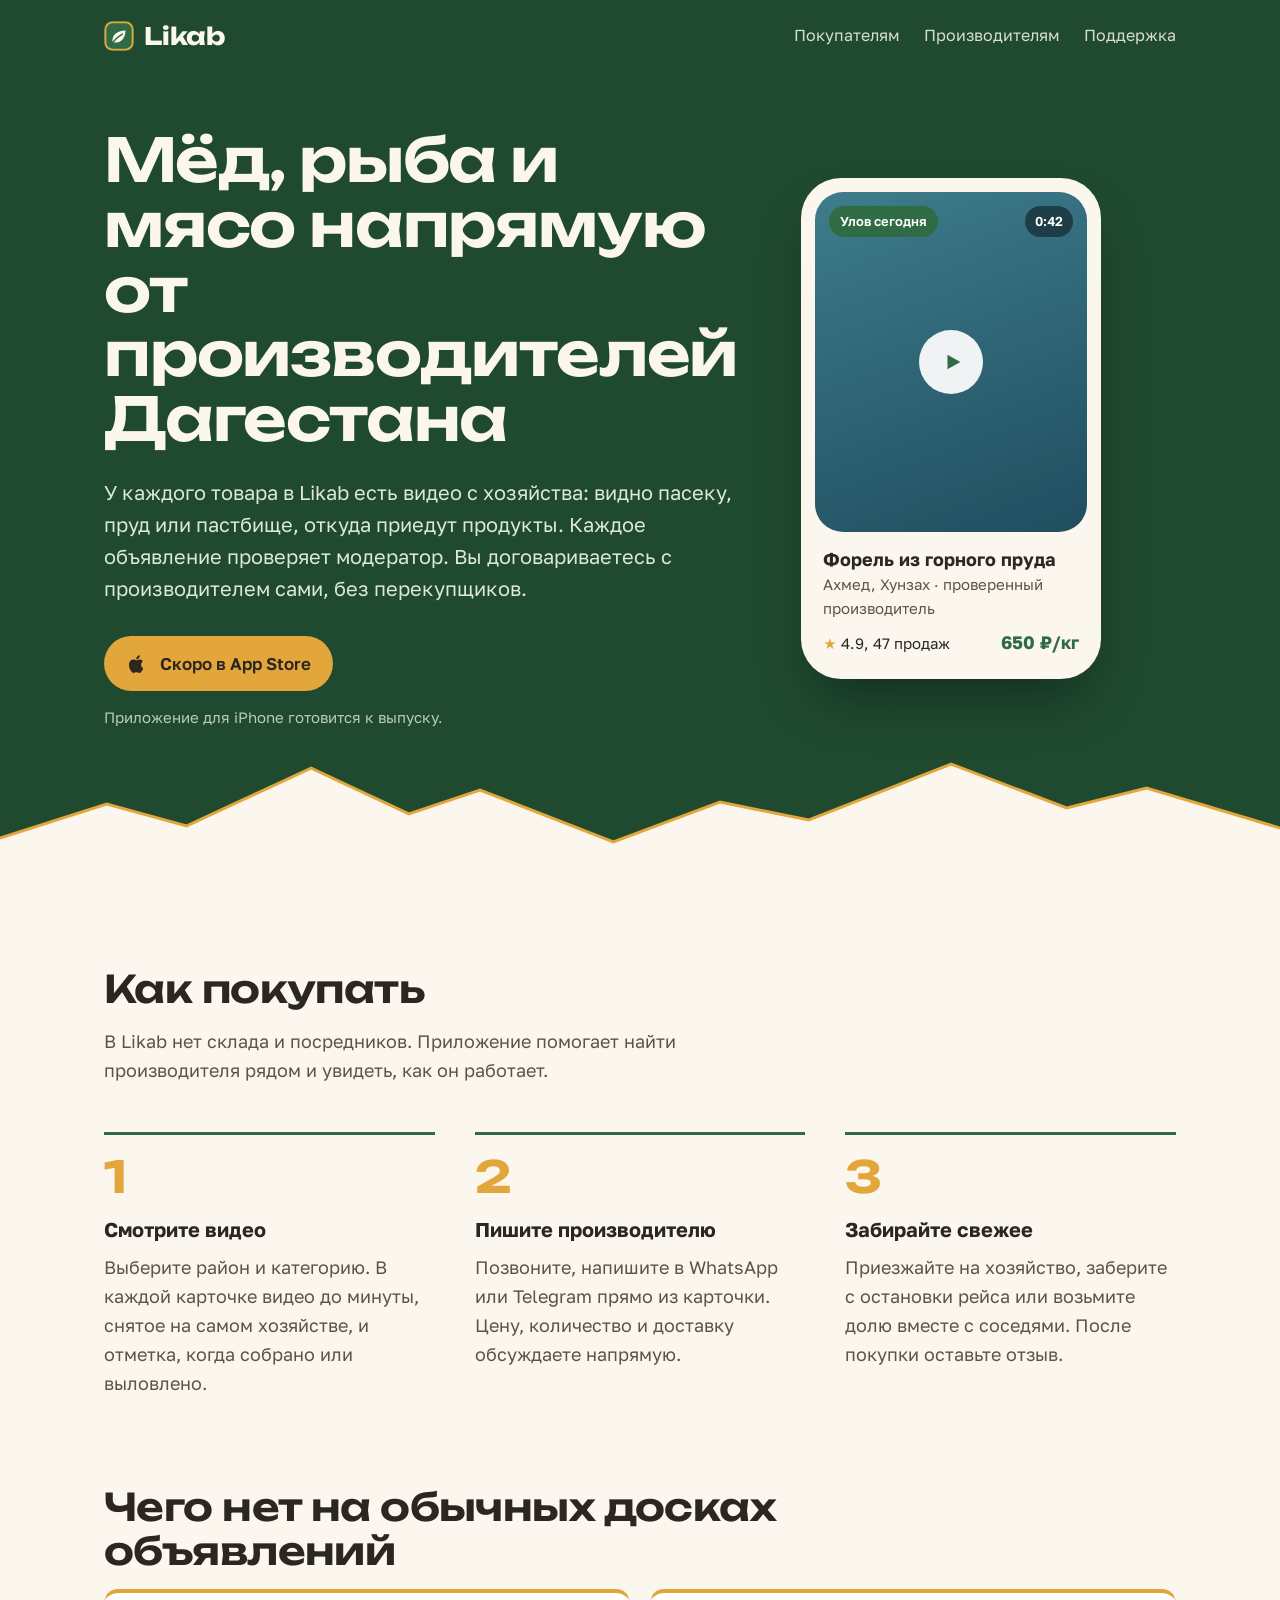
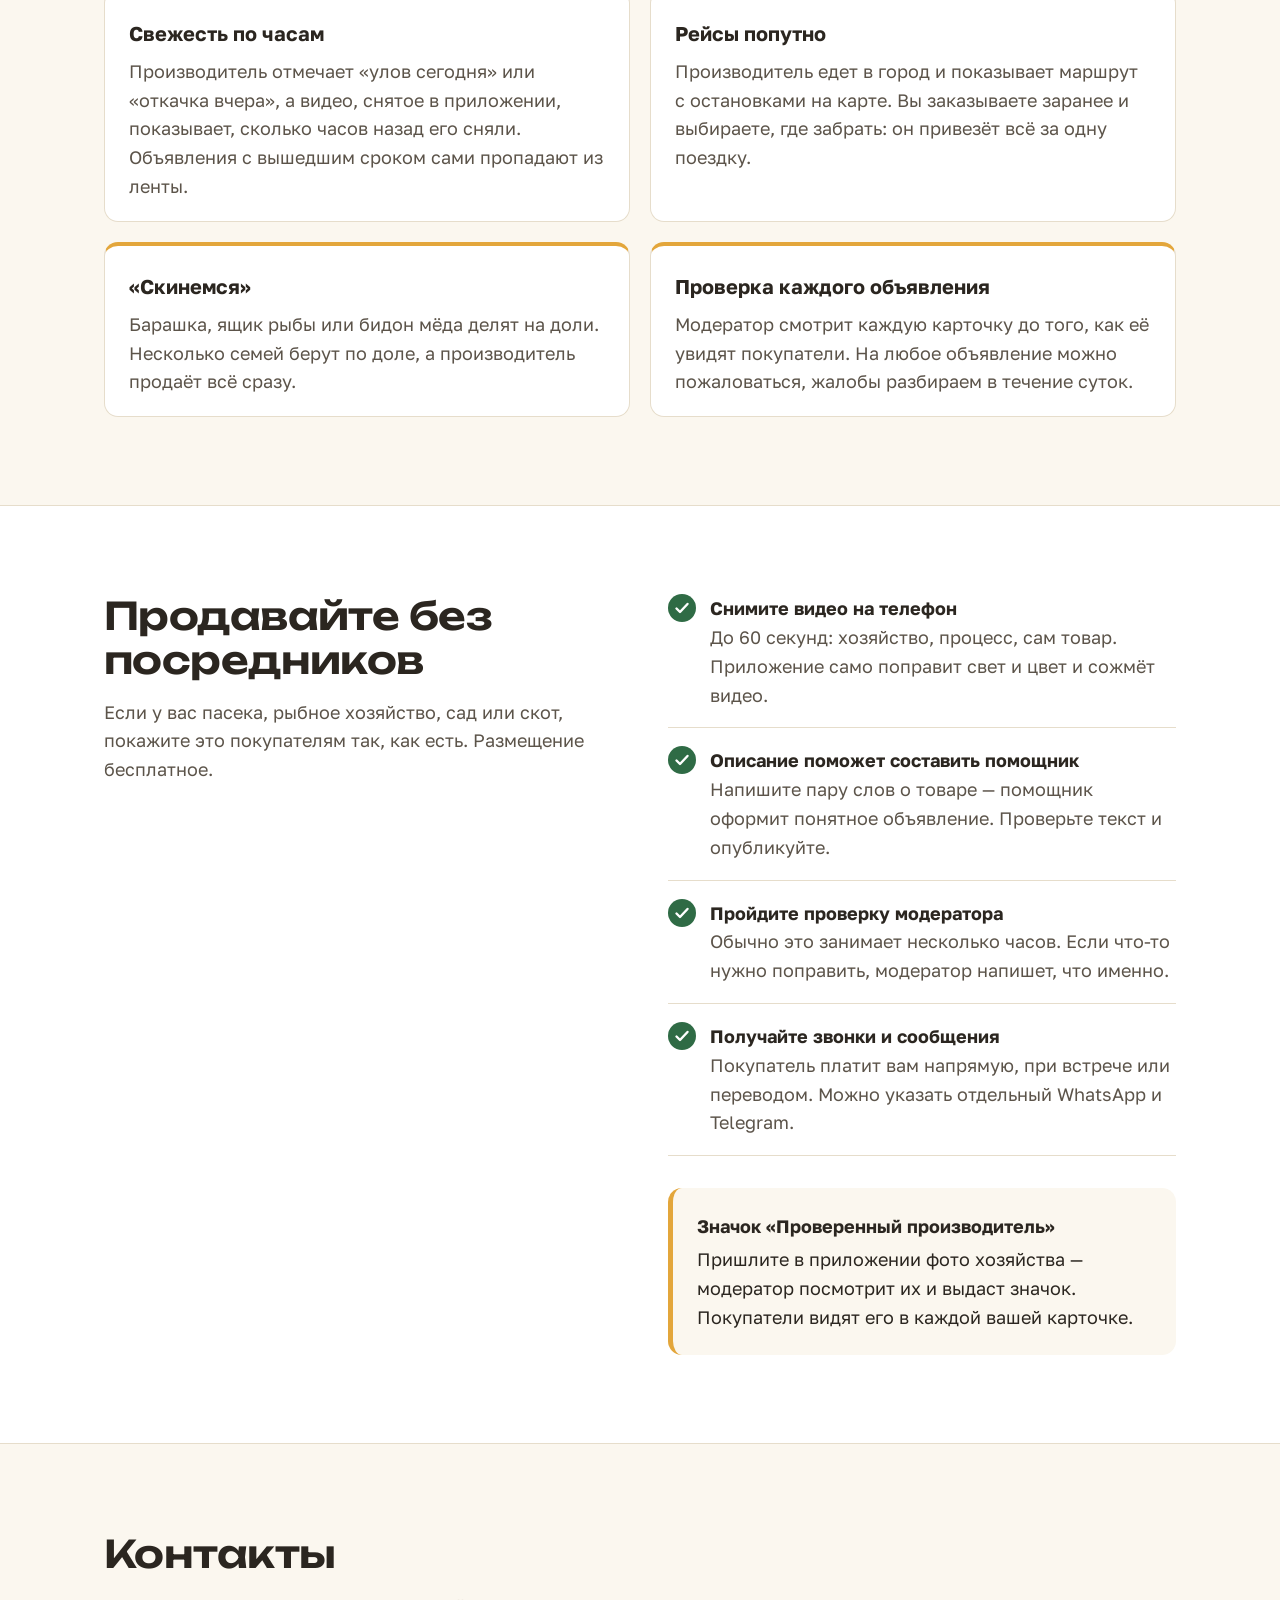
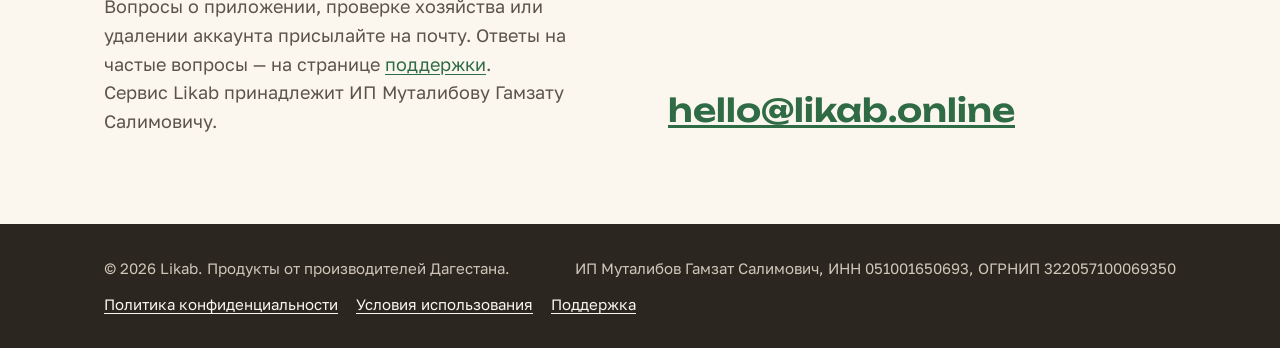
<file: index.html>
<!doctype html>
<html lang="ru">
<head>
<meta charset="utf-8">
<meta name="viewport" content="width=device-width, initial-scale=1">
<link rel="icon" href="data:image/svg+xml,%3Csvg xmlns=%27http://www.w3.org/2000/svg%27 viewBox=%270 0 32 32%27%3E%3Crect width=%2732%27 height=%2732%27 rx=%279%27 fill=%27%232F6B45%27/%3E%3Cpath d=%27M9 21c0-6 4-10.5 14-11-0.5 9-5 13-11 13-1 0-2-.4-3-1.2%27 fill=%27%23FBF7EF%27/%3E%3C/svg%3E">
<link rel="preconnect" href="https://fonts.googleapis.com">
<link rel="preconnect" href="https://fonts.gstatic.com" crossorigin>
<link href="https://fonts.googleapis.com/css2?family=Golos+Text:wght@400;600;700&family=Unbounded:wght@600;700&display=swap" rel="stylesheet">
<link rel="stylesheet" href="/styles.css">
<title>Likab — продукты от производителей Дагестана</title>
<meta name="description" content="Likab — приложение, где производители Дагестана продают мёд, рыбу, мясо и овощи. У каждого товара видео с хозяйства, каждое объявление проверяет модератор.">
</head>
<body>
<header class="top">
  <div class="wrap">
    <a class="wordmark" href="/"><svg viewBox="0 0 32 32" aria-hidden="true"><rect width="32" height="32" rx="9" fill="#2F6B45"/><rect x="1.5" y="1.5" width="29" height="29" rx="7.5" fill="none" stroke="#E3A63B" stroke-width="2"/><path d="M9 21c0-6 4-10.5 14-11-0.5 9-5 13-11 13-1 0-2-.4-3-1.2" fill="#FBF7EF"/><path d="M10 22c3-3.5 6-6 9.5-8" stroke="#2F6B45" stroke-width="1.6" fill="none" stroke-linecap="round"/></svg> Likab</a>
    <nav aria-label="Разделы">
      <a href="/#buyers" class="hide-sm">Покупателям</a>
      <a href="/#farmers">Производителям</a>
      <a href="/support.html">Поддержка</a>
    </nav>
  </div>
</header>

<main>
  <div class="hero">
    <div class="wrap">
      <div>
        <h1>Мёд, рыба и мясо напрямую от производителей Дагестана</h1>
        <p>У каждого товара в Likab есть видео с хозяйства: видно пасеку, пруд или пастбище, откуда приедут продукты. Каждое объявление проверяет модератор. Вы договариваетесь с производителем сами, без перекупщиков.</p>
        <span class="store">
          <svg viewBox="0 0 24 24" aria-hidden="true"><path fill="currentColor" d="M16.4 12.6c0-2.4 2-3.6 2.1-3.7-1.1-1.7-2.9-1.9-3.5-1.9-1.5-.2-2.9.9-3.7.9-.8 0-1.9-.9-3.2-.8-1.6 0-3.1 1-4 2.4-1.7 3-.4 7.4 1.2 9.8.8 1.2 1.8 2.5 3 2.4 1.2 0 1.7-.8 3.1-.8s1.9.8 3.2.8c1.3 0 2.1-1.2 2.9-2.4.9-1.4 1.3-2.7 1.3-2.8 0 0-2.4-1-2.4-3.9zM14 5.5c.7-.8 1.1-1.9 1-3-1 0-2.1.7-2.8 1.5-.6.7-1.2 1.8-1 2.9 1.1.1 2.1-.6 2.8-1.4z"/></svg>
          Скоро в App Store
        </span>
        <small>Приложение для iPhone готовится к выпуску.</small>
      </div>

      <div class="phone" aria-hidden="true">
        <div class="video">
          <span class="badge">Улов сегодня</span>
          <span class="time">0:42</span>
          <span class="play"><svg viewBox="0 0 24 24"><path fill="#2F6B45" d="M6 4l14 8-14 8z"/></svg></span>
        </div>
        <div class="info">
          <div class="title">Форель из горного пруда</div>
          <div class="who">Ахмед, Хунзах · проверенный производитель</div>
          <div class="row">
            <span class="stars"><b>★</b> 4.9, 47 продаж</span>
            <span class="price">650 ₽/кг</span>
          </div>
        </div>
      </div>
    </div>

    <svg class="ridge" viewBox="0 0 1440 120" preserveAspectRatio="none" aria-hidden="true">
      <path d="M0 120V78l120-34 90 22 140-58 110 46 80-24 150 52 120-40 100 18 160-56 130 44 90-20 150 40v52z" fill="#FBF7EF"/>
      <path d="M0 78l120-34 90 22 140-58 110 46 80-24 150 52 120-40 100 18 160-56 130 44 90-20 150 40" fill="none" stroke="#E3A63B" stroke-width="3"/>
    </svg>
  </div>

  <section id="buyers">
    <div class="wrap">
      <h2>Как покупать</h2>
      <p class="lead">В Likab нет склада и посредников. Приложение помогает найти производителя рядом и увидеть, как он работает.</p>
      <ol class="steps">
        <li>
          <div class="n">1</div>
          <h3>Смотрите видео</h3>
          <p>Выберите район и категорию. В каждой карточке видео до минуты, снятое на самом хозяйстве, и отметка, когда собрано или выловлено.</p>
        </li>
        <li>
          <div class="n">2</div>
          <h3>Пишите производителю</h3>
          <p>Позвоните, напишите в WhatsApp или Telegram прямо из карточки. Цену, количество и доставку обсуждаете напрямую.</p>
        </li>
        <li>
          <div class="n">3</div>
          <h3>Забирайте свежее</h3>
          <p>Приезжайте на хозяйство, заберите с остановки рейса или возьмите долю вместе с соседями. После покупки оставьте отзыв.</p>
        </li>
      </ol>
    </div>
  </section>

  <section class="features">
    <div class="wrap">
      <h2>Чего нет на обычных досках объявлений</h2>
      <div class="grid">
        <article>
          <h3>Свежесть по часам</h3>
          <p>Производитель отмечает «улов сегодня» или «откачка вчера», а видео, снятое в приложении, показывает, сколько часов назад его сняли. Объявления с вышедшим сроком сами пропадают из ленты.</p>
        </article>
        <article>
          <h3>Рейсы попутно</h3>
          <p>Производитель едет в город и показывает маршрут с остановками на карте. Вы заказываете заранее и выбираете, где забрать: он привезёт всё за одну поездку.</p>
        </article>
        <article>
          <h3>«Скинемся»</h3>
          <p>Барашка, ящик рыбы или бидон мёда делят на доли. Несколько семей берут по доле, а производитель продаёт всё сразу.</p>
        </article>
        <article>
          <h3>Проверка каждого объявления</h3>
          <p>Модератор смотрит каждую карточку до того, как её увидят покупатели. На любое объявление можно пожаловаться, жалобы разбираем в течение суток.</p>
        </article>
      </div>
    </div>
  </section>

  <section class="farmers" id="farmers">
    <div class="wrap">
      <div>
        <h2>Продавайте без посредников</h2>
        <p class="lead">Если у вас пасека, рыбное хозяйство, сад или скот, покажите это покупателям так, как есть. Размещение бесплатное.</p>
      </div>
      <div>
        <ul class="checks">
          <li><svg viewBox="0 0 28 28" aria-hidden="true"><circle cx="14" cy="14" r="14" fill="#2F6B45"/><path d="M8.5 14.5l3.5 3.5 7.5-8" stroke="#fff" stroke-width="2.4" fill="none" stroke-linecap="round" stroke-linejoin="round"/></svg><div><b>Снимите видео на телефон</b><span>До 60 секунд: хозяйство, процесс, сам товар. Приложение само поправит свет и цвет и сожмёт видео.</span></div></li>
          <li><svg viewBox="0 0 28 28" aria-hidden="true"><circle cx="14" cy="14" r="14" fill="#2F6B45"/><path d="M8.5 14.5l3.5 3.5 7.5-8" stroke="#fff" stroke-width="2.4" fill="none" stroke-linecap="round" stroke-linejoin="round"/></svg><div><b>Описание поможет составить помощник</b><span>Напишите пару слов о товаре — помощник оформит понятное объявление. Проверьте текст и опубликуйте.</span></div></li>
          <li><svg viewBox="0 0 28 28" aria-hidden="true"><circle cx="14" cy="14" r="14" fill="#2F6B45"/><path d="M8.5 14.5l3.5 3.5 7.5-8" stroke="#fff" stroke-width="2.4" fill="none" stroke-linecap="round" stroke-linejoin="round"/></svg><div><b>Пройдите проверку модератора</b><span>Обычно это занимает несколько часов. Если что-то нужно поправить, модератор напишет, что именно.</span></div></li>
          <li><svg viewBox="0 0 28 28" aria-hidden="true"><circle cx="14" cy="14" r="14" fill="#2F6B45"/><path d="M8.5 14.5l3.5 3.5 7.5-8" stroke="#fff" stroke-width="2.4" fill="none" stroke-linecap="round" stroke-linejoin="round"/></svg><div><b>Получайте звонки и сообщения</b><span>Покупатель платит вам напрямую, при встрече или переводом. Можно указать отдельный WhatsApp и Telegram.</span></div></li>
        </ul>
        <div class="verified">
          <b>Значок «Проверенный производитель»</b>
          Пришлите в приложении фото хозяйства — модератор посмотрит их и выдаст значок. Покупатели видят его в каждой вашей карточке.
        </div>
      </div>
    </div>
  </section>

  <section class="contacts" id="contacts">
    <div class="wrap">
      <div>
        <h2>Контакты</h2>
        <p class="lead" style="margin-bottom:0">Вопросы о приложении, проверке хозяйства или удалении аккаунта присылайте на почту. Ответы на частые вопросы — на странице <a href="/support.html">поддержки</a>.<br>Сервис Likab принадлежит ИП Муталибову Гамзату Салимовичу.</p>
      </div>
      <div>
        <a class="mail" href="mailto:hello@likab.online">hello@likab.online</a>
      </div>
    </div>
  </section>
</main>

<footer>
  <div class="wrap">
    <span>© 2026 Likab. Продукты от производителей Дагестана.</span>
    <span>ИП Муталибов Гамзат Салимович, ИНН 051001650693, ОГРНИП 322057100069350</span>
    <span class="links"><a href="/privacy.html">Политика конфиденциальности</a> <a href="/terms.html">Условия использования</a> <a href="/support.html">Поддержка</a></span>
  </div>
</footer>
</body>
</html>
</file>
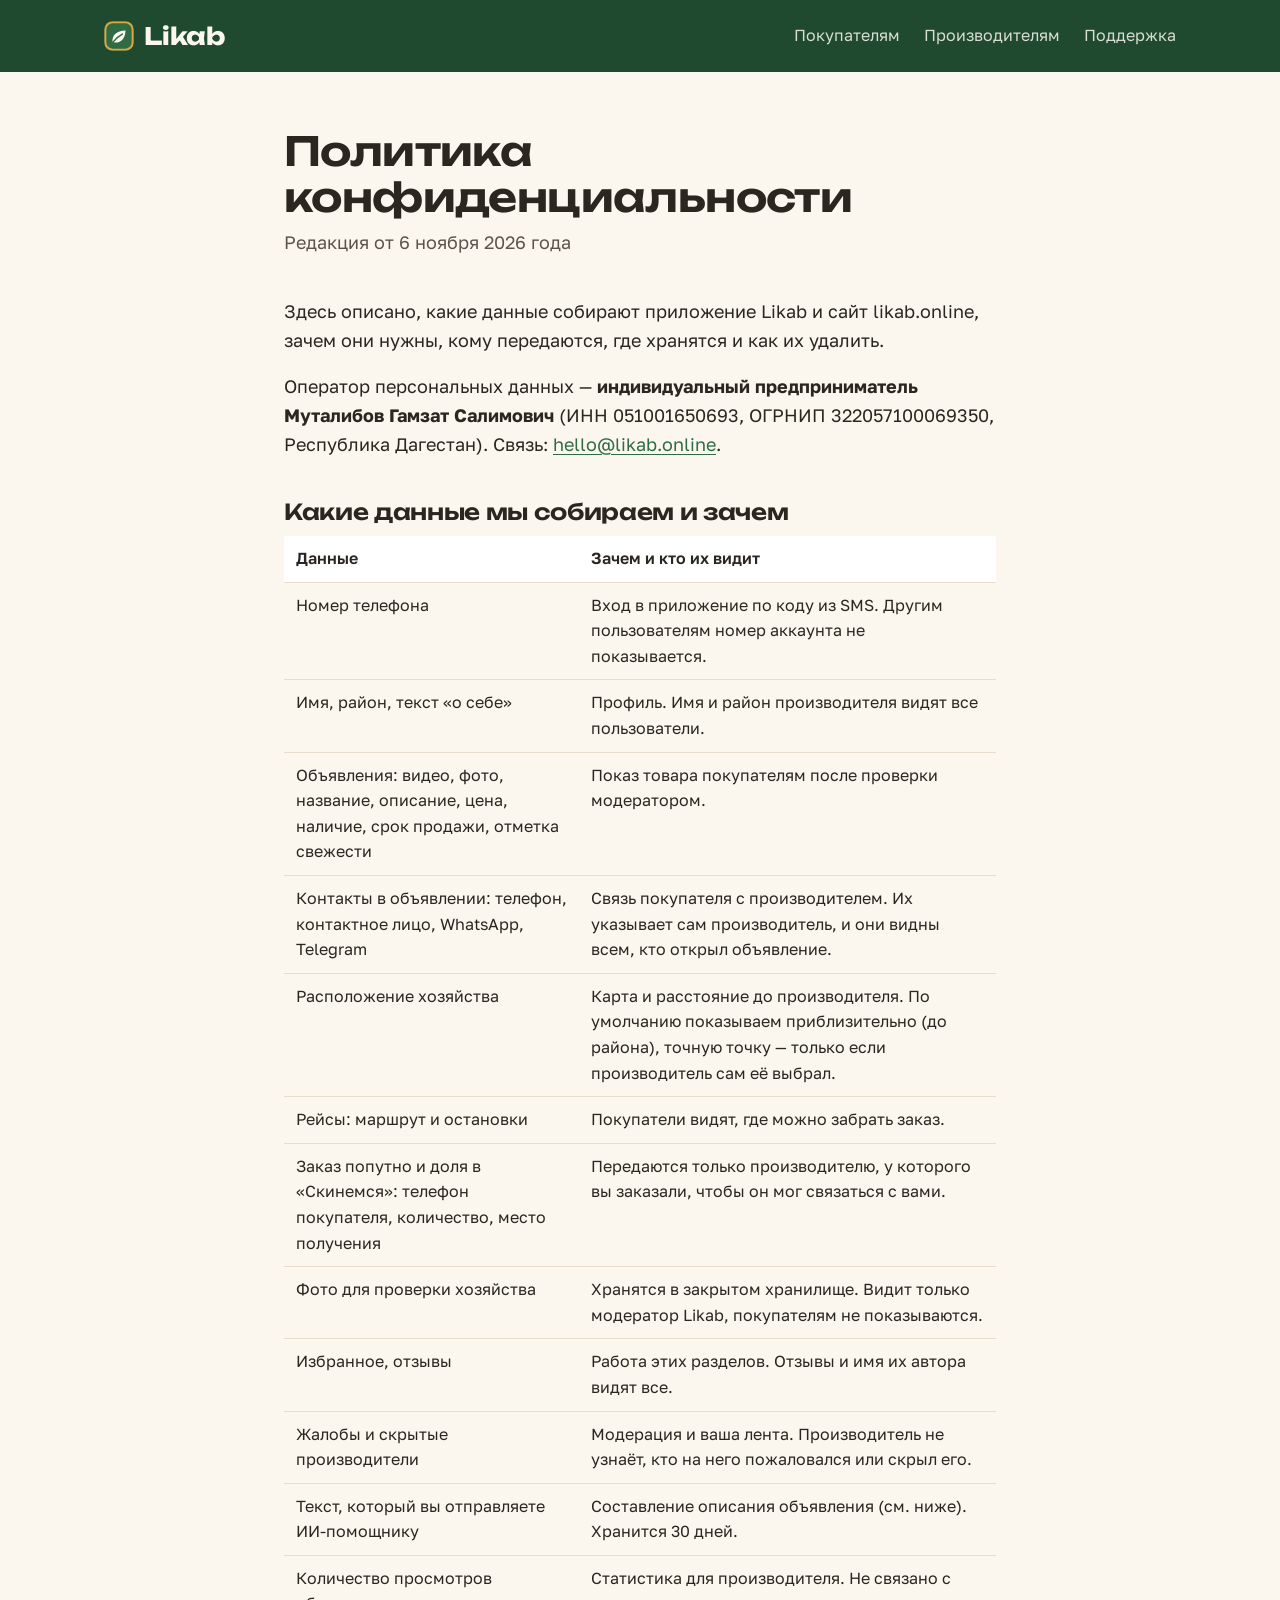
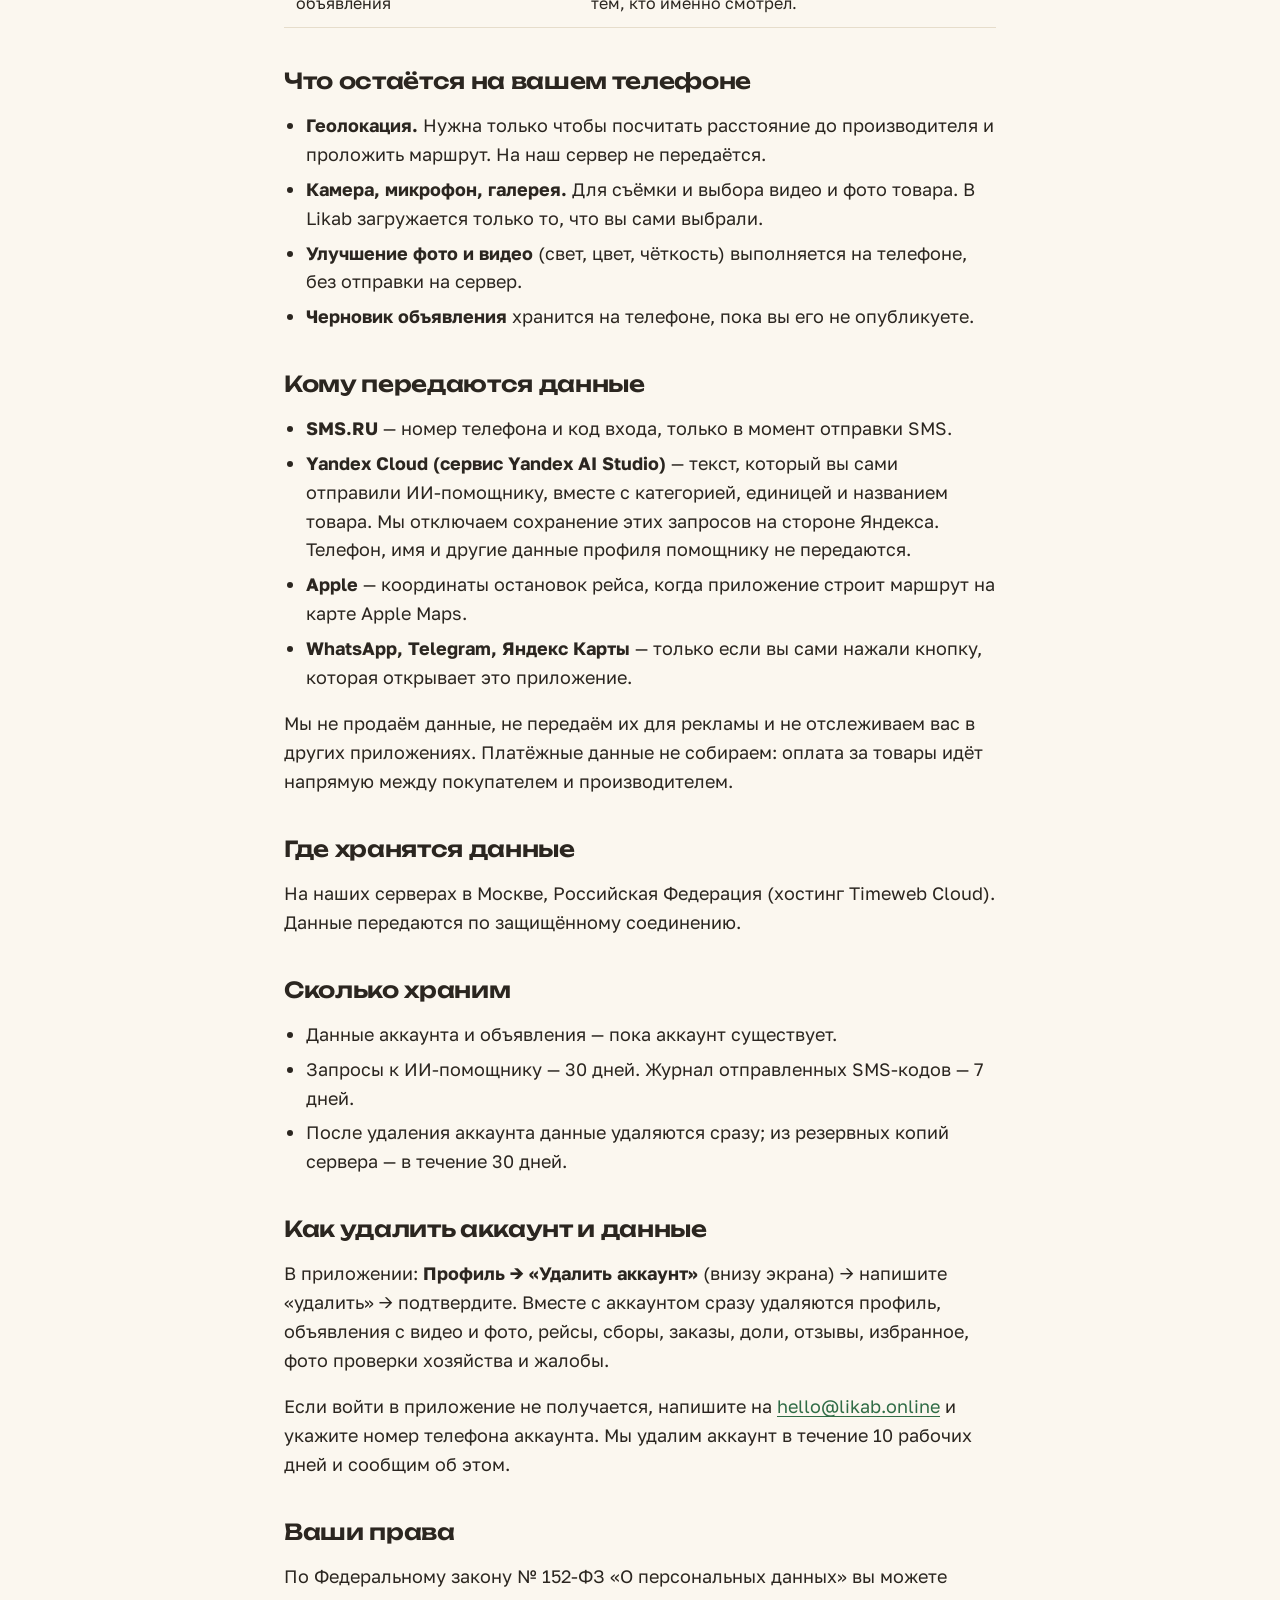
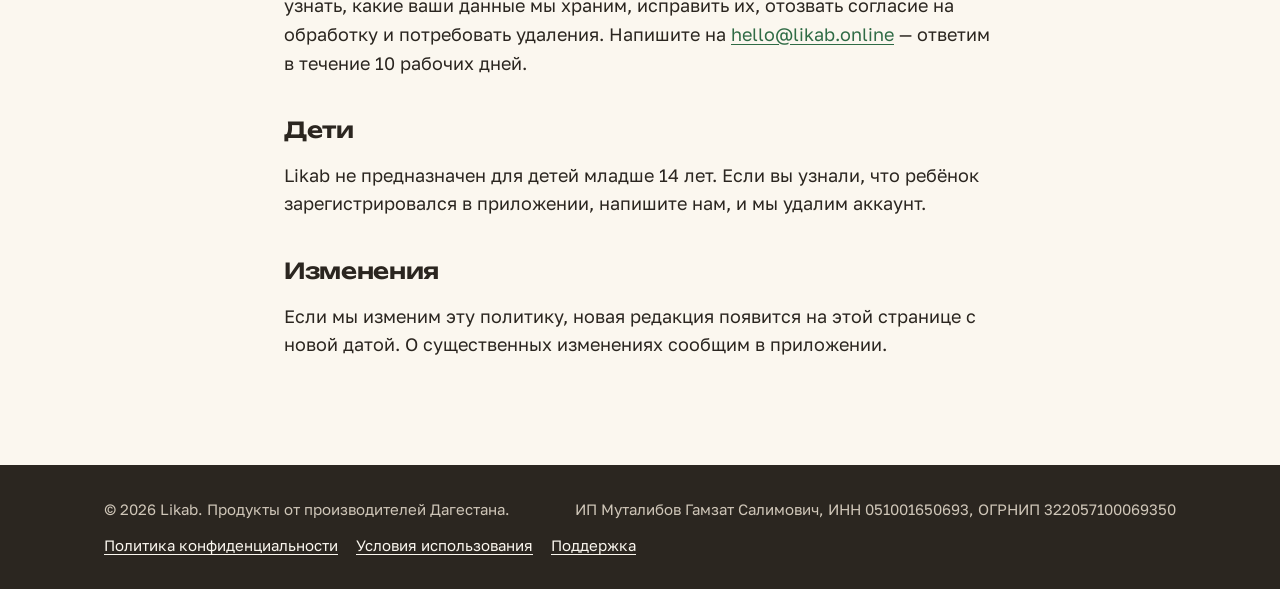
<file: privacy.html>
<!doctype html>
<html lang="ru">
<head>
<meta charset="utf-8">
<meta name="viewport" content="width=device-width, initial-scale=1">
<link rel="icon" href="data:image/svg+xml,%3Csvg xmlns=%27http://www.w3.org/2000/svg%27 viewBox=%270 0 32 32%27%3E%3Crect width=%2732%27 height=%2732%27 rx=%279%27 fill=%27%232F6B45%27/%3E%3Cpath d=%27M9 21c0-6 4-10.5 14-11-0.5 9-5 13-11 13-1 0-2-.4-3-1.2%27 fill=%27%23FBF7EF%27/%3E%3C/svg%3E">
<link rel="preconnect" href="https://fonts.googleapis.com">
<link rel="preconnect" href="https://fonts.gstatic.com" crossorigin>
<link href="https://fonts.googleapis.com/css2?family=Golos+Text:wght@400;600;700&family=Unbounded:wght@600;700&display=swap" rel="stylesheet">
<link rel="stylesheet" href="/styles.css">
<title>Политика конфиденциальности — Likab</title>
<meta name="description" content="Какие данные собирает приложение Likab, кому передаёт, где хранит и как удалить аккаунт.">
</head>
<body>
<header class="top">
  <div class="wrap">
    <a class="wordmark" href="/"><svg viewBox="0 0 32 32" aria-hidden="true"><rect width="32" height="32" rx="9" fill="#2F6B45"/><rect x="1.5" y="1.5" width="29" height="29" rx="7.5" fill="none" stroke="#E3A63B" stroke-width="2"/><path d="M9 21c0-6 4-10.5 14-11-0.5 9-5 13-11 13-1 0-2-.4-3-1.2" fill="#FBF7EF"/><path d="M10 22c3-3.5 6-6 9.5-8" stroke="#2F6B45" stroke-width="1.6" fill="none" stroke-linecap="round"/></svg> Likab</a>
    <nav aria-label="Разделы">
      <a href="/#buyers" class="hide-sm">Покупателям</a>
      <a href="/#farmers">Производителям</a>
      <a href="/support.html">Поддержка</a>
    </nav>
  </div>
</header>

<main class="doc">
  <div class="wrap">
    <h1>Политика конфиденциальности</h1>
    <p class="updated">Редакция от 6 ноября 2026 года</p>

    <p>Здесь описано, какие данные собирают приложение Likab и сайт likab.online, зачем они нужны, кому передаются, где хранятся и как их удалить.</p>
    <p>Оператор персональных данных — <b>индивидуальный предприниматель Муталибов Гамзат Салимович</b> (ИНН 051001650693, ОГРНИП 322057100069350, Республика Дагестан). Связь: <a href="mailto:hello@likab.online">hello@likab.online</a>.</p>

    <h2>Какие данные мы собираем и зачем</h2>
    <table>
      <tr><th>Данные</th><th>Зачем и кто их видит</th></tr>
      <tr><td>Номер телефона</td><td>Вход в приложение по коду из SMS. Другим пользователям номер аккаунта не показывается.</td></tr>
      <tr><td>Имя, район, текст «о себе»</td><td>Профиль. Имя и район производителя видят все пользователи.</td></tr>
      <tr><td>Объявления: видео, фото, название, описание, цена, наличие, срок продажи, отметка свежести</td><td>Показ товара покупателям после проверки модератором.</td></tr>
      <tr><td>Контакты в объявлении: телефон, контактное лицо, WhatsApp, Telegram</td><td>Связь покупателя с производителем. Их указывает сам производитель, и они видны всем, кто открыл объявление.</td></tr>
      <tr><td>Расположение хозяйства</td><td>Карта и расстояние до производителя. По умолчанию показываем приблизительно (до района), точную точку — только если производитель сам её выбрал.</td></tr>
      <tr><td>Рейсы: маршрут и остановки</td><td>Покупатели видят, где можно забрать заказ.</td></tr>
      <tr><td>Заказ попутно и доля в «Скинемся»: телефон покупателя, количество, место получения</td><td>Передаются только производителю, у которого вы заказали, чтобы он мог связаться с вами.</td></tr>
      <tr><td>Фото для проверки хозяйства</td><td>Хранятся в закрытом хранилище. Видит только модератор Likab, покупателям не показываются.</td></tr>
      <tr><td>Избранное, отзывы</td><td>Работа этих разделов. Отзывы и имя их автора видят все.</td></tr>
      <tr><td>Жалобы и скрытые производители</td><td>Модерация и ваша лента. Производитель не узнаёт, кто на него пожаловался или скрыл его.</td></tr>
      <tr><td>Текст, который вы отправляете ИИ-помощнику</td><td>Составление описания объявления (см. ниже). Хранится 30 дней.</td></tr>
      <tr><td>Количество просмотров объявления</td><td>Статистика для производителя. Не связано с тем, кто именно смотрел.</td></tr>
    </table>

    <h2>Что остаётся на вашем телефоне</h2>
    <ul>
      <li><b>Геолокация.</b> Нужна только чтобы посчитать расстояние до производителя и проложить маршрут. На наш сервер не передаётся.</li>
      <li><b>Камера, микрофон, галерея.</b> Для съёмки и выбора видео и фото товара. В Likab загружается только то, что вы сами выбрали.</li>
      <li><b>Улучшение фото и видео</b> (свет, цвет, чёткость) выполняется на телефоне, без отправки на сервер.</li>
      <li><b>Черновик объявления</b> хранится на телефоне, пока вы его не опубликуете.</li>
    </ul>

    <h2>Кому передаются данные</h2>
    <ul>
      <li><b>SMS.RU</b> — номер телефона и код входа, только в момент отправки SMS.</li>
      <li><b>Yandex Cloud (сервис Yandex AI Studio)</b> — текст, который вы сами отправили ИИ-помощнику, вместе с категорией, единицей и названием товара. Мы отключаем сохранение этих запросов на стороне Яндекса. Телефон, имя и другие данные профиля помощнику не передаются.</li>
      <li><b>Apple</b> — координаты остановок рейса, когда приложение строит маршрут на карте Apple Maps.</li>
      <li><b>WhatsApp, Telegram, Яндекс Карты</b> — только если вы сами нажали кнопку, которая открывает это приложение.</li>
    </ul>
    <p>Мы не продаём данные, не передаём их для рекламы и не отслеживаем вас в других приложениях. Платёжные данные не собираем: оплата за товары идёт напрямую между покупателем и производителем.</p>

    <h2>Где хранятся данные</h2>
    <p>На наших серверах в Москве, Российская Федерация (хостинг Timeweb Cloud). Данные передаются по защищённому соединению.</p>

    <h2>Сколько храним</h2>
    <ul>
      <li>Данные аккаунта и объявления — пока аккаунт существует.</li>
      <li>Запросы к ИИ-помощнику — 30 дней. Журнал отправленных SMS-кодов — 7 дней.</li>
      <li>После удаления аккаунта данные удаляются сразу; из резервных копий сервера — в течение 30 дней.</li>
    </ul>

    <h2 id="delete">Как удалить аккаунт и данные</h2>
    <p>В приложении: <b>Профиль → «Удалить аккаунт»</b> (внизу экрана) → напишите «удалить» → подтвердите. Вместе с аккаунтом сразу удаляются профиль, объявления с видео и фото, рейсы, сборы, заказы, доли, отзывы, избранное, фото проверки хозяйства и жалобы.</p>
    <p>Если войти в приложение не получается, напишите на <a href="mailto:hello@likab.online">hello@likab.online</a> и укажите номер телефона аккаунта. Мы удалим аккаунт в течение 10 рабочих дней и сообщим об этом.</p>

    <h2>Ваши права</h2>
    <p>По Федеральному закону № 152-ФЗ «О персональных данных» вы можете узнать, какие ваши данные мы храним, исправить их, отозвать согласие на обработку и потребовать удаления. Напишите на <a href="mailto:hello@likab.online">hello@likab.online</a> — ответим в течение 10 рабочих дней.</p>

    <h2>Дети</h2>
    <p>Likab не предназначен для детей младше 14 лет. Если вы узнали, что ребёнок зарегистрировался в приложении, напишите нам, и мы удалим аккаунт.</p>

    <h2>Изменения</h2>
    <p>Если мы изменим эту политику, новая редакция появится на этой странице с новой датой. О существенных изменениях сообщим в приложении.</p>
  </div>
</main>

<footer>
  <div class="wrap">
    <span>© 2026 Likab. Продукты от производителей Дагестана.</span>
    <span>ИП Муталибов Гамзат Салимович, ИНН 051001650693, ОГРНИП 322057100069350</span>
    <span class="links"><a href="/privacy.html">Политика конфиденциальности</a> <a href="/terms.html">Условия использования</a> <a href="/support.html">Поддержка</a></span>
  </div>
</footer>
</body>
</html>
</file>
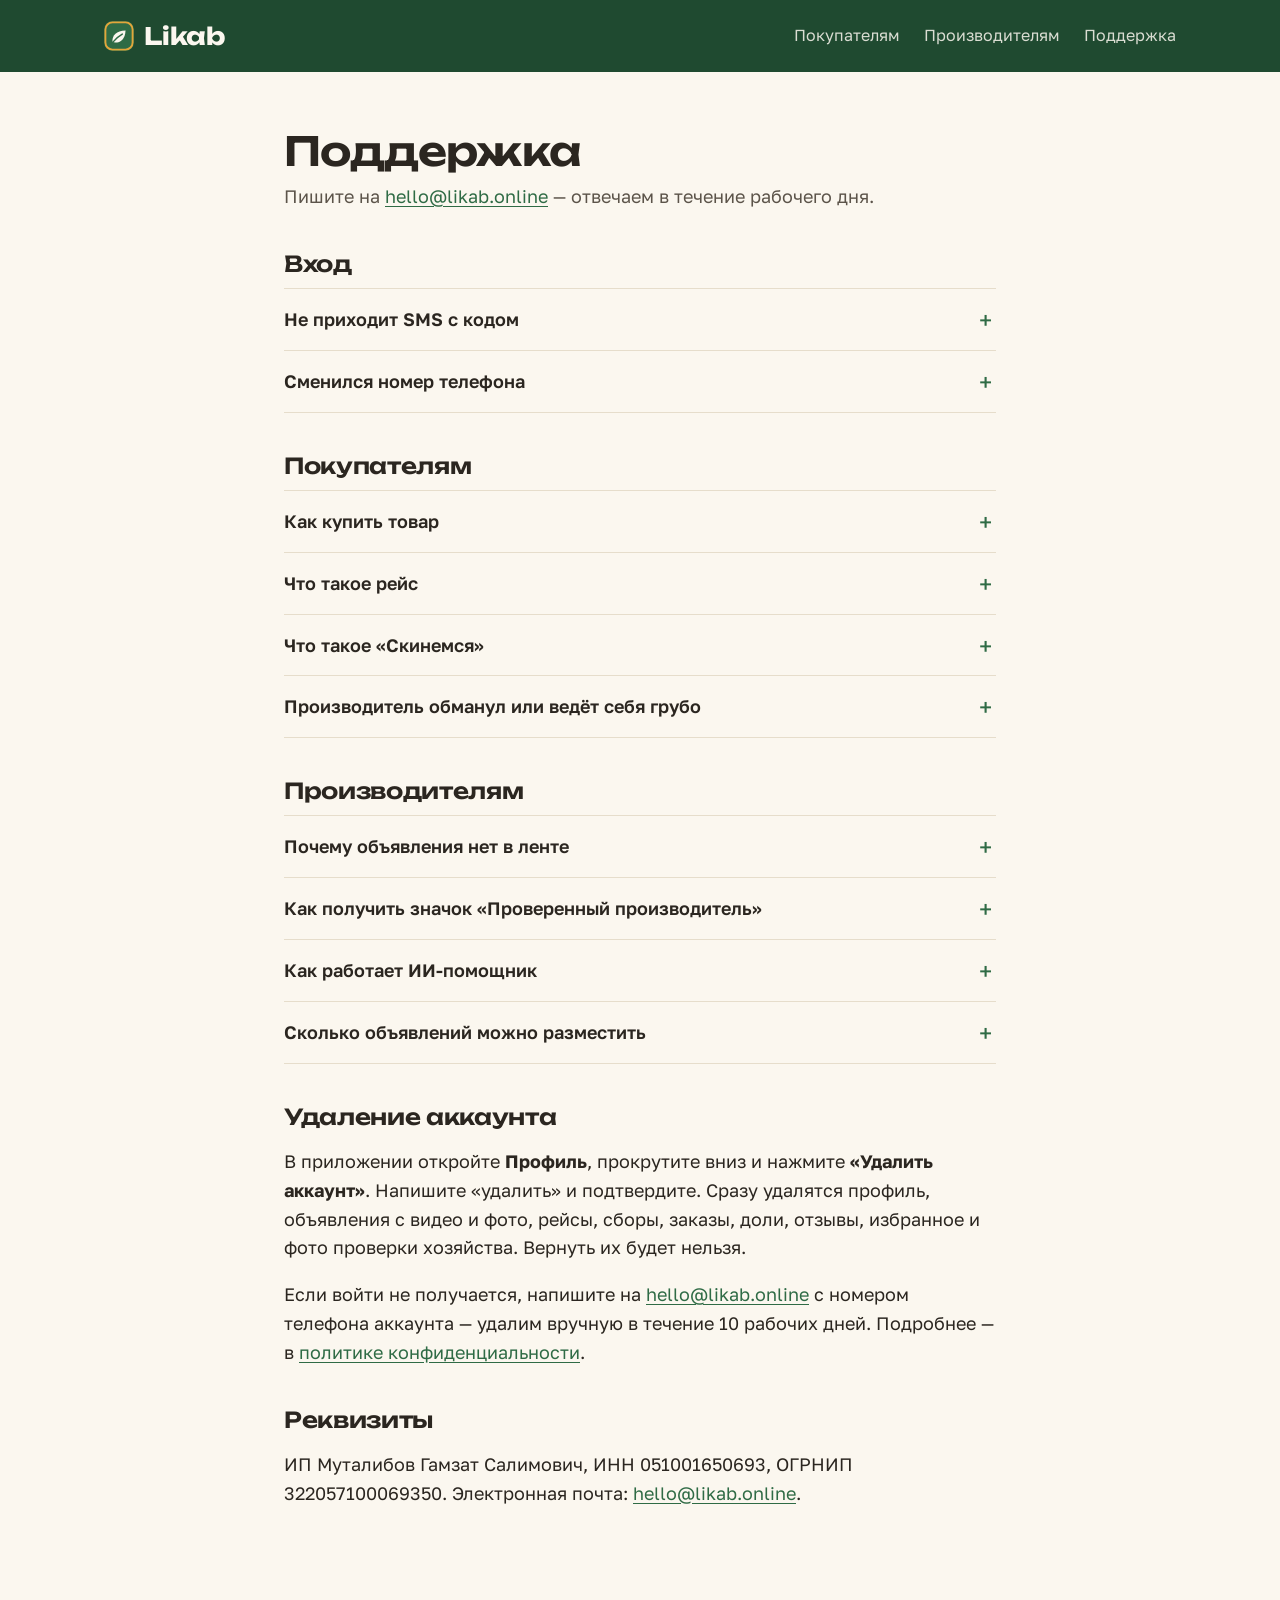
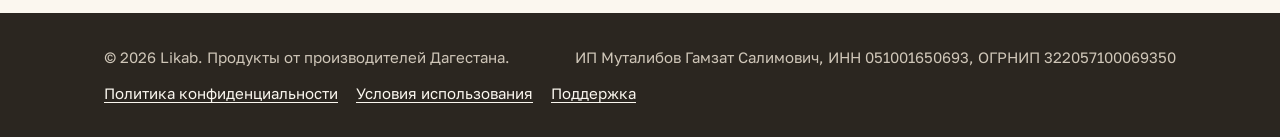
<file: support.html>
<!doctype html>
<html lang="ru">
<head>
<meta charset="utf-8">
<meta name="viewport" content="width=device-width, initial-scale=1">
<link rel="icon" href="data:image/svg+xml,%3Csvg xmlns=%27http://www.w3.org/2000/svg%27 viewBox=%270 0 32 32%27%3E%3Crect width=%2732%27 height=%2732%27 rx=%279%27 fill=%27%232F6B45%27/%3E%3Cpath d=%27M9 21c0-6 4-10.5 14-11-0.5 9-5 13-11 13-1 0-2-.4-3-1.2%27 fill=%27%23FBF7EF%27/%3E%3C/svg%3E">
<link rel="preconnect" href="https://fonts.googleapis.com">
<link rel="preconnect" href="https://fonts.gstatic.com" crossorigin>
<link href="https://fonts.googleapis.com/css2?family=Golos+Text:wght@400;600;700&family=Unbounded:wght@600;700&display=swap" rel="stylesheet">
<link rel="stylesheet" href="/styles.css">
<title>Поддержка — Likab</title>
<meta name="description" content="Ответы на частые вопросы о Likab: вход по SMS, покупка, рейсы, «Скинемся», модерация, удаление аккаунта.">
</head>
<body>
<header class="top">
  <div class="wrap">
    <a class="wordmark" href="/"><svg viewBox="0 0 32 32" aria-hidden="true"><rect width="32" height="32" rx="9" fill="#2F6B45"/><rect x="1.5" y="1.5" width="29" height="29" rx="7.5" fill="none" stroke="#E3A63B" stroke-width="2"/><path d="M9 21c0-6 4-10.5 14-11-0.5 9-5 13-11 13-1 0-2-.4-3-1.2" fill="#FBF7EF"/><path d="M10 22c3-3.5 6-6 9.5-8" stroke="#2F6B45" stroke-width="1.6" fill="none" stroke-linecap="round"/></svg> Likab</a>
    <nav aria-label="Разделы">
      <a href="/#buyers" class="hide-sm">Покупателям</a>
      <a href="/#farmers">Производителям</a>
      <a href="/support.html">Поддержка</a>
    </nav>
  </div>
</header>

<main class="doc">
  <div class="wrap">
    <h1>Поддержка</h1>
    <p class="updated">Пишите на <a href="mailto:hello@likab.online">hello@likab.online</a> — отвечаем в течение рабочего дня.</p>

    <h2>Вход</h2>
    <div class="faq">
      <details>
        <summary>Не приходит SMS с кодом</summary>
        <div>Проверьте, что номер российский мобильный и введён полностью. Код приходит от отправителя «SMS.RU» или «LikabOnline» в течение минуты. Повторно запросить код можно через минуту; на один номер — не больше трёх кодов в час. Если SMS так и не пришла, напишите нам с номером телефона.</div>
      </details>
      <details>
        <summary>Сменился номер телефона</summary>
        <div>Напишите нам со старым и новым номером — перенесём аккаунт.</div>
      </details>
    </div>

    <h2>Покупателям</h2>
    <div class="faq">
      <details>
        <summary>Как купить товар</summary>
        <div>Откройте карточку и нажмите «Написать» или «Позвонить». Цену, количество, доставку и оплату вы обсуждаете с производителем напрямую. Likab не принимает оплату.</div>
      </details>
      <details>
        <summary>Что такое рейс</summary>
        <div>Производитель едет в город и показывает маршрут с остановками. Вы заказываете заранее и выбираете остановку, где заберёте товар. Заказ видно в профиле в разделе «Мои заказы и доли».</div>
      </details>
      <details>
        <summary>Что такое «Скинемся»</summary>
        <div>Крупный товар (барашек, ящик рыбы) делится на доли. Вы берёте одну или несколько долей; когда все доли разобраны, производитель связывается с участниками. Отказаться от доли можно, пока производитель не подтвердил сбор.</div>
      </details>
      <details>
        <summary>Производитель обманул или ведёт себя грубо</summary>
        <div>Нажмите «…» в карточке товара или на странице производителя → «Пожаловаться». Модератор разберёт жалобу в течение суток. Там же можно скрыть производителя, чтобы его товары вам больше не попадались. Скрытых можно вернуть: Профиль → «Скрытые производители».</div>
      </details>
    </div>

    <h2>Производителям</h2>
    <div class="faq">
      <details>
        <summary>Почему объявления нет в ленте</summary>
        <div>Новые и изменённые объявления сначала проверяет модератор, обычно несколько часов. Статус видно в профиле, в «Моих товарах». Если модератор попросил исправить, там же будет его комментарий и кнопка «Исправить». Цену, наличие и срок продажи можно менять без проверки.</div>
      </details>
      <details>
        <summary>Как получить значок «Проверенный производитель»</summary>
        <div>В профиле нажмите «Отправить фото» в блоке проверки хозяйства и пришлите несколько фото: общий вид хозяйства, животных или посадки и себя рядом. Фото видит только модератор.</div>
      </details>
      <details>
        <summary>Как работает ИИ-помощник</summary>
        <div>Под полем описания нажмите «Составить описание с помощником», напишите пару слов о товаре — помощник оформит название и описание. Проверьте текст перед публикацией. В день доступно ограниченное число обращений.</div>
      </details>
      <details>
        <summary>Сколько объявлений можно разместить</summary>
        <div>До 30 объявлений одновременно и до 10 новых в день. Если нужно больше, напишите нам.</div>
      </details>
    </div>

    <h2 id="delete-account">Удаление аккаунта</h2>
    <p>В приложении откройте <b>Профиль</b>, прокрутите вниз и нажмите <b>«Удалить аккаунт»</b>. Напишите «удалить» и подтвердите. Сразу удалятся профиль, объявления с видео и фото, рейсы, сборы, заказы, доли, отзывы, избранное и фото проверки хозяйства. Вернуть их будет нельзя.</p>
    <p>Если войти не получается, напишите на <a href="mailto:hello@likab.online">hello@likab.online</a> с номером телефона аккаунта — удалим вручную в течение 10 рабочих дней. Подробнее — в <a href="/privacy.html#delete">политике конфиденциальности</a>.</p>

    <h2>Реквизиты</h2>
    <p>ИП Муталибов Гамзат Салимович, ИНН 051001650693, ОГРНИП 322057100069350. Электронная почта: <a href="mailto:hello@likab.online">hello@likab.online</a>.</p>
  </div>
</main>

<footer>
  <div class="wrap">
    <span>© 2026 Likab. Продукты от производителей Дагестана.</span>
    <span>ИП Муталибов Гамзат Салимович, ИНН 051001650693, ОГРНИП 322057100069350</span>
    <span class="links"><a href="/privacy.html">Политика конфиденциальности</a> <a href="/terms.html">Условия использования</a> <a href="/support.html">Поддержка</a></span>
  </div>
</footer>
</body>
</html>
</file>
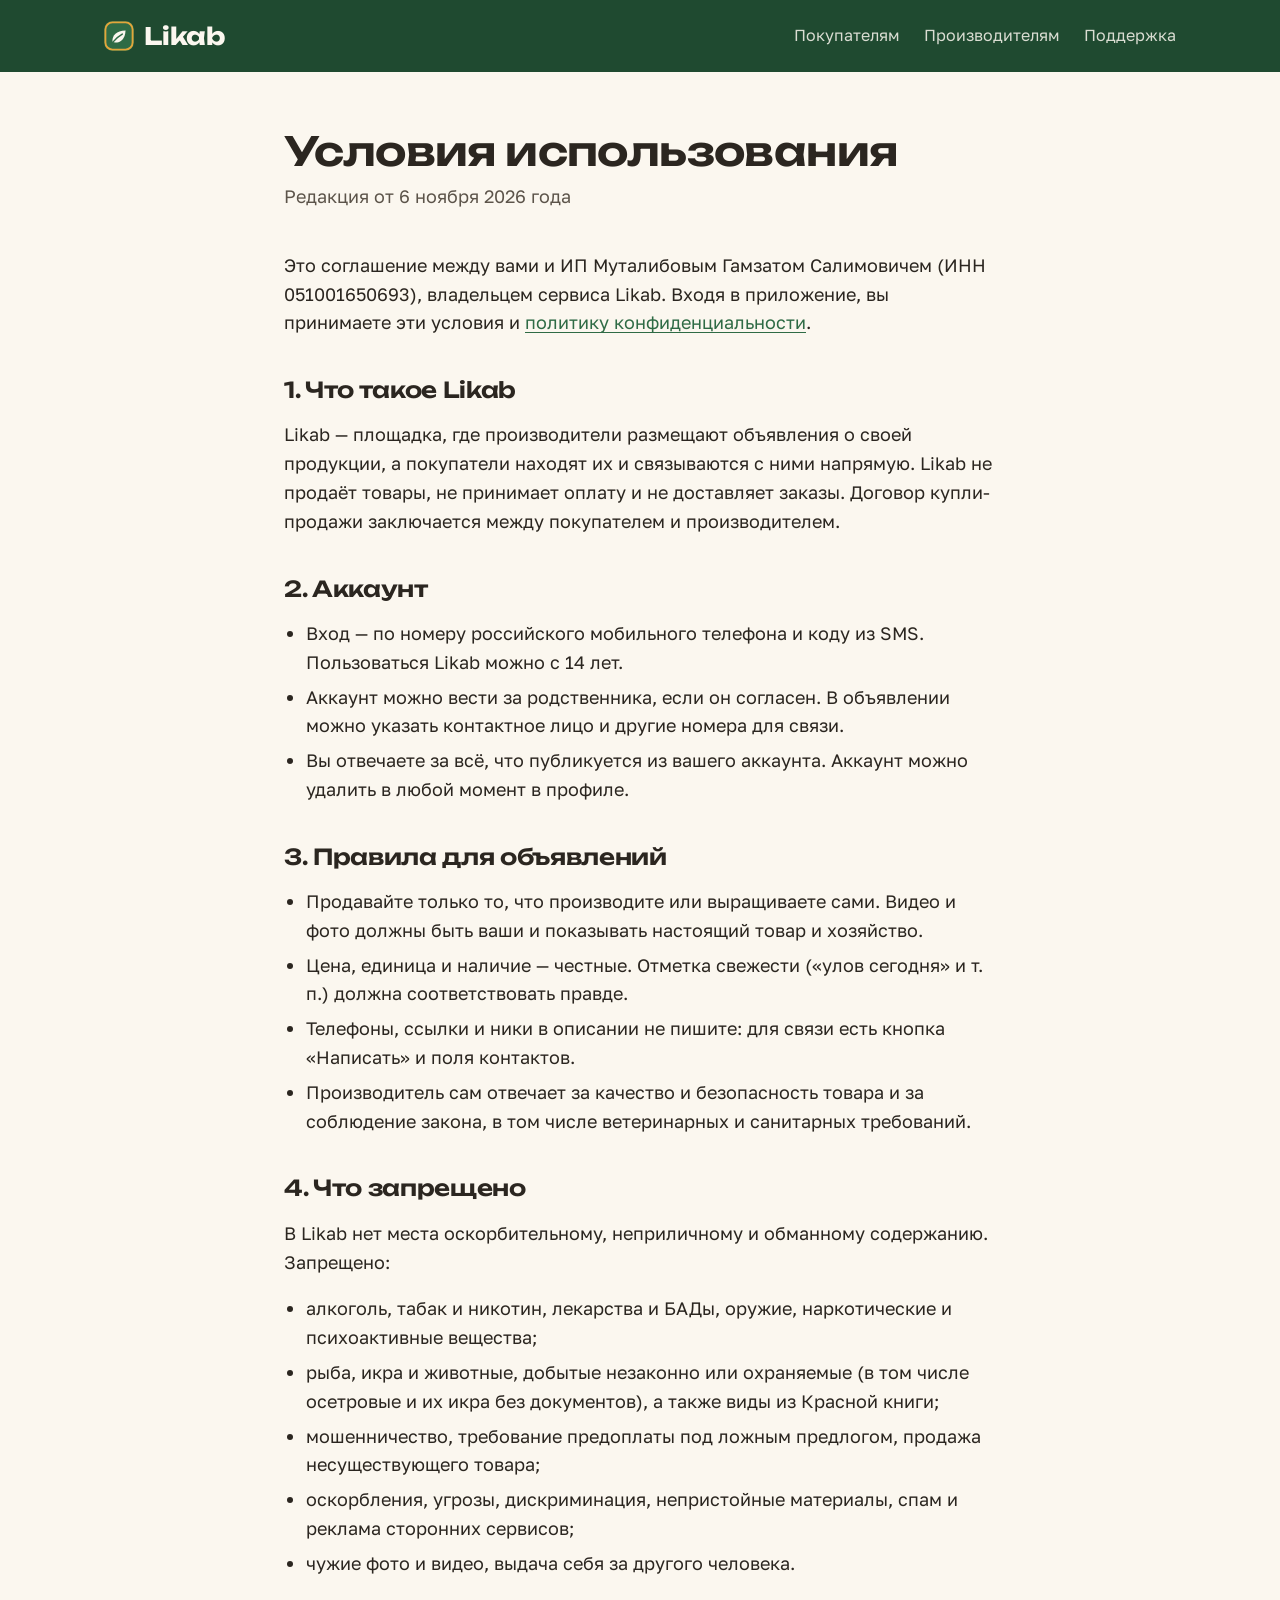
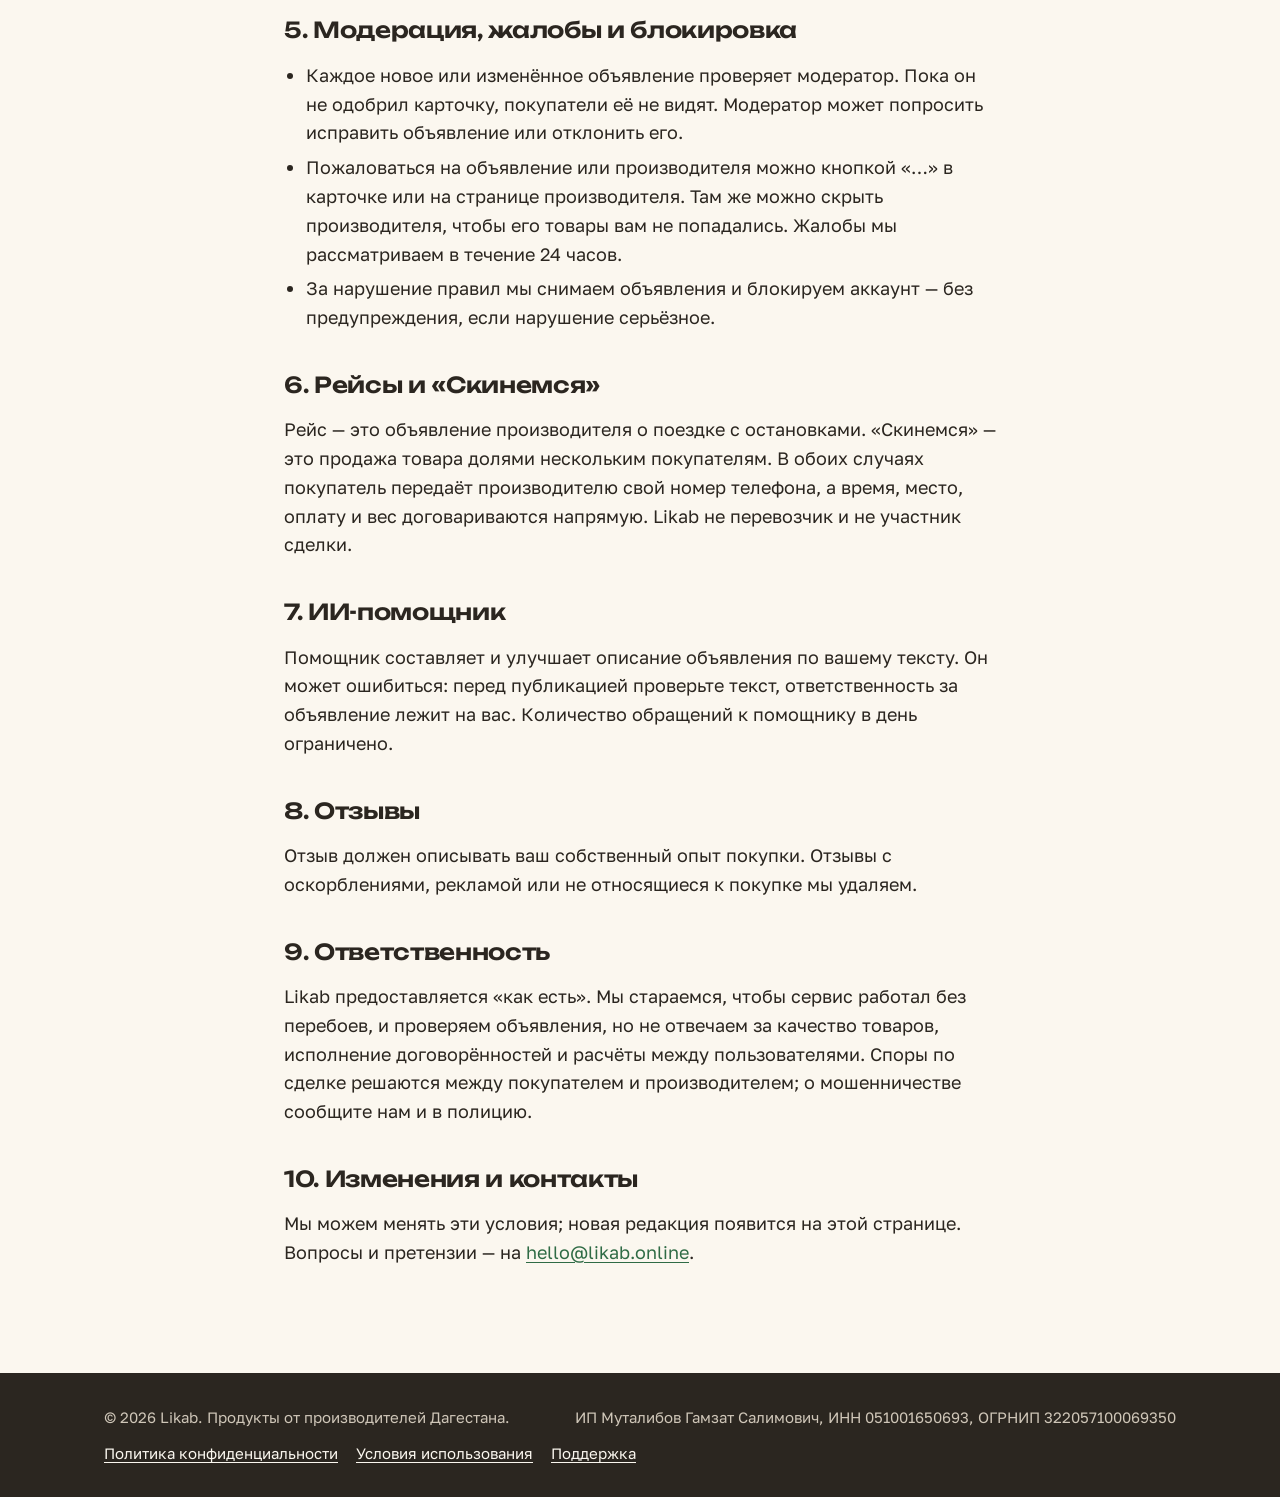
<file: terms.html>
<!doctype html>
<html lang="ru">
<head>
<meta charset="utf-8">
<meta name="viewport" content="width=device-width, initial-scale=1">
<link rel="icon" href="data:image/svg+xml,%3Csvg xmlns=%27http://www.w3.org/2000/svg%27 viewBox=%270 0 32 32%27%3E%3Crect width=%2732%27 height=%2732%27 rx=%279%27 fill=%27%232F6B45%27/%3E%3Cpath d=%27M9 21c0-6 4-10.5 14-11-0.5 9-5 13-11 13-1 0-2-.4-3-1.2%27 fill=%27%23FBF7EF%27/%3E%3C/svg%3E">
<link rel="preconnect" href="https://fonts.googleapis.com">
<link rel="preconnect" href="https://fonts.gstatic.com" crossorigin>
<link href="https://fonts.googleapis.com/css2?family=Golos+Text:wght@400;600;700&family=Unbounded:wght@600;700&display=swap" rel="stylesheet">
<link rel="stylesheet" href="/styles.css">
<title>Условия использования — Likab</title>
<meta name="description" content="Правила Likab: что можно и нельзя размещать, как работают модерация, жалобы, рейсы и «Скинемся».">
</head>
<body>
<header class="top">
  <div class="wrap">
    <a class="wordmark" href="/"><svg viewBox="0 0 32 32" aria-hidden="true"><rect width="32" height="32" rx="9" fill="#2F6B45"/><rect x="1.5" y="1.5" width="29" height="29" rx="7.5" fill="none" stroke="#E3A63B" stroke-width="2"/><path d="M9 21c0-6 4-10.5 14-11-0.5 9-5 13-11 13-1 0-2-.4-3-1.2" fill="#FBF7EF"/><path d="M10 22c3-3.5 6-6 9.5-8" stroke="#2F6B45" stroke-width="1.6" fill="none" stroke-linecap="round"/></svg> Likab</a>
    <nav aria-label="Разделы">
      <a href="/#buyers" class="hide-sm">Покупателям</a>
      <a href="/#farmers">Производителям</a>
      <a href="/support.html">Поддержка</a>
    </nav>
  </div>
</header>

<main class="doc">
  <div class="wrap">
    <h1>Условия использования</h1>
    <p class="updated">Редакция от 6 ноября 2026 года</p>

    <p>Это соглашение между вами и ИП Муталибовым Гамзатом Салимовичем (ИНН 051001650693), владельцем сервиса Likab. Входя в приложение, вы принимаете эти условия и <a href="/privacy.html">политику конфиденциальности</a>.</p>

    <h2>1. Что такое Likab</h2>
    <p>Likab — площадка, где производители размещают объявления о своей продукции, а покупатели находят их и связываются с ними напрямую. Likab не продаёт товары, не принимает оплату и не доставляет заказы. Договор купли-продажи заключается между покупателем и производителем.</p>

    <h2>2. Аккаунт</h2>
    <ul>
      <li>Вход — по номеру российского мобильного телефона и коду из SMS. Пользоваться Likab можно с 14 лет.</li>
      <li>Аккаунт можно вести за родственника, если он согласен. В объявлении можно указать контактное лицо и другие номера для связи.</li>
      <li>Вы отвечаете за всё, что публикуется из вашего аккаунта. Аккаунт можно удалить в любой момент в профиле.</li>
    </ul>

    <h2>3. Правила для объявлений</h2>
    <ul>
      <li>Продавайте только то, что производите или выращиваете сами. Видео и фото должны быть ваши и показывать настоящий товар и хозяйство.</li>
      <li>Цена, единица и наличие — честные. Отметка свежести («улов сегодня» и т. п.) должна соответствовать правде.</li>
      <li>Телефоны, ссылки и ники в описании не пишите: для связи есть кнопка «Написать» и поля контактов.</li>
      <li>Производитель сам отвечает за качество и безопасность товара и за соблюдение закона, в том числе ветеринарных и санитарных требований.</li>
    </ul>

    <h2>4. Что запрещено</h2>
    <p>В Likab нет места оскорбительному, неприличному и обманному содержанию. Запрещено:</p>
    <ul>
      <li>алкоголь, табак и никотин, лекарства и БАДы, оружие, наркотические и психоактивные вещества;</li>
      <li>рыба, икра и животные, добытые незаконно или охраняемые (в том числе осетровые и их икра без документов), а также виды из Красной книги;</li>
      <li>мошенничество, требование предоплаты под ложным предлогом, продажа несуществующего товара;</li>
      <li>оскорбления, угрозы, дискриминация, непристойные материалы, спам и реклама сторонних сервисов;</li>
      <li>чужие фото и видео, выдача себя за другого человека.</li>
    </ul>

    <h2>5. Модерация, жалобы и блокировка</h2>
    <ul>
      <li>Каждое новое или изменённое объявление проверяет модератор. Пока он не одобрил карточку, покупатели её не видят. Модератор может попросить исправить объявление или отклонить его.</li>
      <li>Пожаловаться на объявление или производителя можно кнопкой «…» в карточке или на странице производителя. Там же можно скрыть производителя, чтобы его товары вам не попадались. Жалобы мы рассматриваем в течение 24 часов.</li>
      <li>За нарушение правил мы снимаем объявления и блокируем аккаунт — без предупреждения, если нарушение серьёзное.</li>
    </ul>

    <h2>6. Рейсы и «Скинемся»</h2>
    <p>Рейс — это объявление производителя о поездке с остановками. «Скинемся» — это продажа товара долями нескольким покупателям. В обоих случаях покупатель передаёт производителю свой номер телефона, а время, место, оплату и вес договариваются напрямую. Likab не перевозчик и не участник сделки.</p>

    <h2>7. ИИ-помощник</h2>
    <p>Помощник составляет и улучшает описание объявления по вашему тексту. Он может ошибиться: перед публикацией проверьте текст, ответственность за объявление лежит на вас. Количество обращений к помощнику в день ограничено.</p>

    <h2>8. Отзывы</h2>
    <p>Отзыв должен описывать ваш собственный опыт покупки. Отзывы с оскорблениями, рекламой или не относящиеся к покупке мы удаляем.</p>

    <h2>9. Ответственность</h2>
    <p>Likab предоставляется «как есть». Мы стараемся, чтобы сервис работал без перебоев, и проверяем объявления, но не отвечаем за качество товаров, исполнение договорённостей и расчёты между пользователями. Споры по сделке решаются между покупателем и производителем; о мошенничестве сообщите нам и в полицию.</p>

    <h2>10. Изменения и контакты</h2>
    <p>Мы можем менять эти условия; новая редакция появится на этой странице. Вопросы и претензии — на <a href="mailto:hello@likab.online">hello@likab.online</a>.</p>
  </div>
</main>

<footer>
  <div class="wrap">
    <span>© 2026 Likab. Продукты от производителей Дагестана.</span>
    <span>ИП Муталибов Гамзат Салимович, ИНН 051001650693, ОГРНИП 322057100069350</span>
    <span class="links"><a href="/privacy.html">Политика конфиденциальности</a> <a href="/terms.html">Условия использования</a> <a href="/support.html">Поддержка</a></span>
  </div>
</footer>
</body>
</html>
</file>
<file: styles.css>
:root {
  --green: #2F6B45;
  --green-deep: #1F4A30;
  --amber: #E3A63B;
  --milk: #FBF7EF;
  --ink: #2B2620;
  --ink-soft: #5C544A;
  --line: #E6DDCB;
  --white: #FFFFFF;
  --radius-lg: 28px;
  --radius-sm: 14px;
  --wrap: 1120px;
  --display: "Unbounded", "Golos Text", system-ui, sans-serif;
  --text: "Golos Text", system-ui, -apple-system, "Segoe UI", sans-serif;
}

* { box-sizing: border-box; }
html { -webkit-text-size-adjust: 100%; }
body {
  margin: 0;
  background: var(--milk);
  color: var(--ink);
  font-family: var(--text);
  font-size: 18px;
  line-height: 1.6;
}
img, svg { display: block; max-width: 100%; }
a { color: var(--green); text-underline-offset: 3px; }
a:focus-visible, .button:focus-visible {
  outline: 3px solid var(--amber);
  outline-offset: 3px;
  border-radius: 6px;
}

.wrap { width: 100%; max-width: var(--wrap); margin: 0 auto; padding: 0 24px; }

/* Шапка */
.top { background: var(--green-deep); color: var(--milk); }
.top .wrap {
  display: flex; align-items: center; justify-content: space-between;
  gap: 16px; min-height: 72px;
}
.wordmark {
  font-family: var(--display); font-weight: 700; font-size: 24px;
  color: var(--milk); text-decoration: none; letter-spacing: -0.01em;
  display: flex; align-items: center; gap: 10px;
}
.wordmark svg { width: 30px; height: 30px; }
.top nav { display: flex; gap: 24px; font-size: 16px; }
.top nav a { color: var(--milk); text-decoration: none; opacity: 0.85; }
.top nav a:hover { opacity: 1; text-decoration: underline; }

/* Первый экран */
.hero { background: var(--green-deep); color: var(--milk); position: relative; overflow: hidden; }
.hero .wrap {
  display: grid; grid-template-columns: 1.15fr 0.85fr; gap: 48px;
  align-items: center; padding-top: 56px; padding-bottom: 150px;
}
.hero h1 {
  font-family: var(--display); font-weight: 600;
  font-size: clamp(34px, 5.2vw, 60px); line-height: 1.08;
  letter-spacing: -0.02em; margin: 0 0 24px; max-width: 14ch;
}
.hero p { font-size: 20px; color: #DCE7DF; margin: 0 0 32px; max-width: 34em; }
.store {
  display: inline-flex; align-items: center; gap: 12px;
  background: var(--amber); color: var(--ink);
  padding: 14px 22px; border-radius: 999px; font-weight: 600; font-size: 17px;
}
.store svg { width: 22px; height: 22px; }
.hero small { display: block; margin-top: 14px; font-size: 15px; color: #B9CBBE; }

/* Карточка товара в рамке телефона */
.phone {
  justify-self: center; width: min(300px, 100%);
  background: var(--milk); color: var(--ink);
  border-radius: 40px; padding: 14px;
  box-shadow: 0 30px 60px -20px rgba(0, 0, 0, 0.45);
  position: relative; z-index: 1;
}
.phone .video {
  aspect-ratio: 4 / 5; border-radius: 28px;
  background: linear-gradient(160deg, #3E7C8C 0%, #1F4E5F 100%);
  position: relative; display: grid; place-items: center;
}
.phone .video .play {
  width: 64px; height: 64px; border-radius: 50%; background: rgba(255,255,255,0.92);
  display: grid; place-items: center;
}
.phone .video .play svg { width: 22px; height: 22px; margin-left: 4px; }
.phone .badge {
  position: absolute; top: 14px; left: 14px;
  background: var(--green); color: var(--white);
  font-size: 13px; font-weight: 600; padding: 5px 11px; border-radius: 999px;
}
.phone .time {
  position: absolute; top: 14px; right: 14px;
  background: rgba(0,0,0,0.45); color: var(--white);
  font-size: 13px; font-weight: 600; padding: 5px 10px; border-radius: 999px;
  font-variant-numeric: tabular-nums;
}
.phone .info { padding: 16px 8px 8px; }
.phone .title { font-weight: 700; font-size: 18px; line-height: 1.3; }
.phone .who { color: var(--ink-soft); font-size: 15px; }
.phone .row { display: flex; justify-content: space-between; align-items: baseline; margin-top: 8px; }
.phone .stars { font-size: 15px; }
.phone .stars b { color: var(--amber); }
.phone .price { color: var(--green); font-weight: 700; font-size: 18px; }

/* Горы у нижнего края первого экрана */
.ridge {
  position: absolute; left: 0; right: 0; bottom: -1px; width: 100%; height: 120px;
}

/* Секции */
section { padding: 88px 0; }
h2 {
  font-family: var(--display); font-weight: 600;
  font-size: clamp(26px, 3.4vw, 38px); line-height: 1.15;
  letter-spacing: -0.015em; margin: 0 0 16px; max-width: 22ch;
}
.lead { color: var(--ink-soft); max-width: 36em; margin: 0 0 48px; }

/* Покупателям: шаги */
.steps { list-style: none; margin: 0; padding: 0; display: grid; grid-template-columns: repeat(3, 1fr); gap: 40px; }
.steps li { border-top: 3px solid var(--green); padding-top: 20px; }
.steps .n {
  font-family: var(--display); font-weight: 700; font-size: 44px; line-height: 1;
  color: var(--amber); margin-bottom: 14px;
}
.steps h3 { font-size: 20px; margin: 0 0 8px; }
.steps p { margin: 0; color: var(--ink-soft); }

/* Фермерам */
.farmers { background: var(--white); border-top: 1px solid var(--line); border-bottom: 1px solid var(--line); }
.farmers .wrap { display: grid; grid-template-columns: 1fr 1fr; gap: 56px; align-items: start; }
.checks { list-style: none; margin: 0; padding: 0; }
.checks li {
  display: grid; grid-template-columns: 28px 1fr; gap: 14px;
  padding: 18px 0; border-bottom: 1px solid var(--line);
}
.checks li:first-child { padding-top: 0; }
.checks svg { width: 28px; height: 28px; }
.checks b { display: block; font-size: 18px; }
.checks span { color: var(--ink-soft); }
.verified {
  margin-top: 32px; padding: 24px; border-radius: var(--radius-sm);
  background: var(--milk); border-left: 5px solid var(--amber);
}
.verified b { display: block; margin-bottom: 4px; }

/* Контакты */
.contacts .wrap { display: grid; grid-template-columns: 1fr 1fr; gap: 56px; align-items: end; }
.mail {
  font-family: var(--display); font-weight: 600;
  font-size: clamp(22px, 3vw, 32px); word-break: break-word;
}

/* Подвал */
footer { background: var(--ink); color: #CFC6B8; font-size: 15px; padding: 32px 0; }
footer .wrap { display: flex; flex-wrap: wrap; justify-content: space-between; gap: 12px 24px; }
footer a { color: var(--milk); }

/* Страница политики */
.doc { padding: 56px 0 88px; }
.doc .wrap { max-width: 760px; }
.doc h1 {
  font-family: var(--display); font-weight: 600; font-size: clamp(28px, 4vw, 40px);
  line-height: 1.15; letter-spacing: -0.015em; margin: 0 0 8px;
}
.doc .updated { color: var(--ink-soft); margin: 0 0 40px; }
.doc h2 { font-size: 22px; margin: 40px 0 12px; max-width: none; }
.doc ul { padding-left: 1.2em; }
.doc li { margin-bottom: 6px; }
.doc table { width: 100%; border-collapse: collapse; font-size: 16px; margin: 8px 0 16px; }
.doc th, .doc td { text-align: left; vertical-align: top; padding: 10px 12px; border-bottom: 1px solid var(--line); }
.doc th { font-weight: 600; background: var(--white); }

/* Возможности */
.features { padding-top: 0; }
.features .grid { display: grid; grid-template-columns: repeat(2, 1fr); gap: 20px; }
.features article {
  background: var(--white); border: 1px solid var(--line); border-radius: var(--radius-sm);
  padding: 24px 24px 20px; border-top: 4px solid var(--amber);
}
.features h3 { font-size: 20px; margin: 0 0 8px; }
.features p { margin: 0; color: var(--ink-soft); }

/* Вопросы и ответы */
.faq { border-top: 1px solid var(--line); }
.faq details { border-bottom: 1px solid var(--line); }
.faq summary {
  cursor: pointer; list-style: none; padding: 16px 32px 16px 0; font-weight: 600;
  position: relative;
}
.faq summary::-webkit-details-marker { display: none; }
.faq summary::after {
  content: "+"; position: absolute; right: 4px; top: 12px;
  font-size: 24px; color: var(--green); font-weight: 400;
}
.faq details[open] summary::after { content: "–"; }
.faq details > div { padding: 0 0 18px; color: var(--ink-soft); }

footer .links { display: flex; flex-wrap: wrap; gap: 6px 18px; }

/* Телефоны */
@media (max-width: 860px) {
  .hero .wrap { grid-template-columns: 1fr; padding-top: 32px; padding-bottom: 120px; gap: 40px; }
  .phone { width: min(280px, 100%); }
  .steps { grid-template-columns: 1fr; gap: 32px; }
  .farmers .wrap, .contacts .wrap { grid-template-columns: 1fr; gap: 32px; }
  .features .grid { grid-template-columns: 1fr; }
  section { padding: 64px 0; }
}
@media (max-width: 560px) {
  body { font-size: 17px; }
  .wrap { padding: 0 16px; }
  .top nav { gap: 16px; font-size: 15px; }
  .top nav .hide-sm { display: none; }
  .hero p { font-size: 18px; }
  .ridge { height: 80px; }
}
</file>
